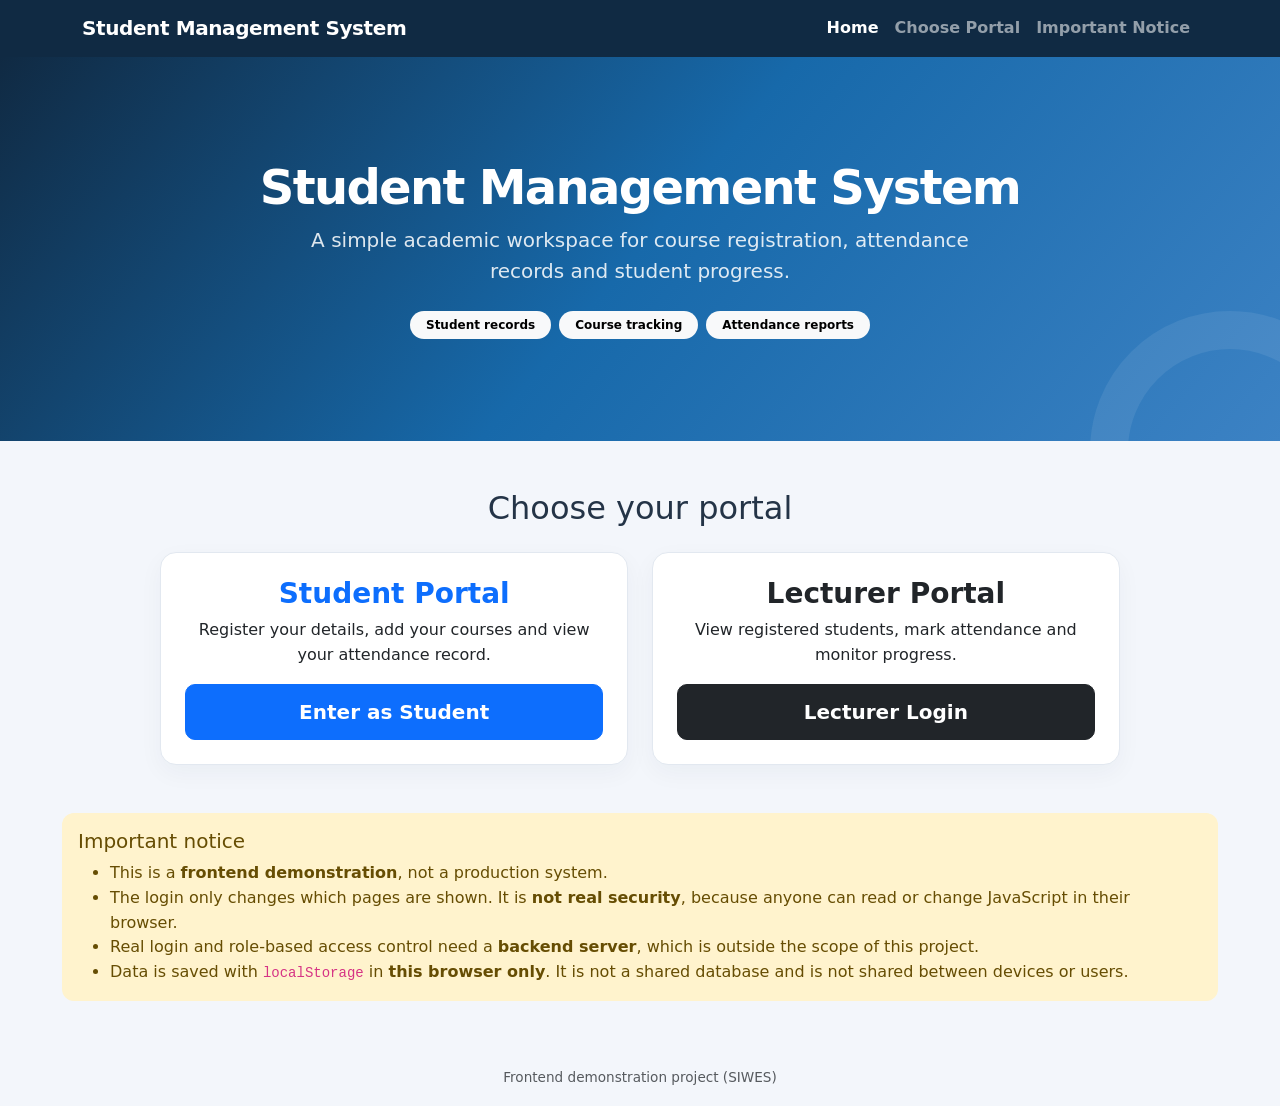
<file: index.html>
<!doctype html>
<html lang="en">
  <head>
    <meta charset="UTF-8" />
    <meta name="viewport" content="width=device-width, initial-scale=1" />
    <title>Student Management System - Welcome</title>

    <link
      href="https://cdn.jsdelivr.net/npm/bootstrap@5.3.3/dist/css/bootstrap.min.css"
      rel="stylesheet"
    />
    <link rel="stylesheet" href="css/style.css" />
  </head>
  <body>
    <!-- Responsive navbar: collapses into a menu button on phones -->
    <nav class="navbar navbar-expand-md navbar-dark bg-primary">
      <div class="container">
        <a class="navbar-brand" href="index.html">Student Management System</a>
        <button
          class="navbar-toggler"
          type="button"
          aria-label="Toggle navigation"
          aria-controls="mainNav"
          aria-expanded="false"
          data-bs-toggle="collapse"
          data-bs-target="#mainNav"
        >
          <span class="navbar-toggler-icon"></span>
        </button>
        <div class="collapse navbar-collapse" id="mainNav">
          <ul class="navbar-nav ms-auto">
            <li class="nav-item">
              <a class="nav-link active" href="index.html">Home</a>
            </li>
            <li class="nav-item">
              <a class="nav-link" href="#roles">Choose Portal</a>
            </li>
            <li class="nav-item">
              <a class="nav-link" href="#notice">Important Notice</a>
            </li>
          </ul>
        </div>
      </div>
    </nav>

    <!-- Hero section with a gradient background (see style.css) -->
    <header class="hero text-white text-center py-5">
      <div class="container">
        <h1 class="display-5 fw-bold">Student Management System</h1>
        <p class="lead mb-0">
          A simple academic workspace for course registration, attendance
          records and student progress.
        </p>
        <div class="d-flex flex-wrap justify-content-center gap-2 mt-4">
          <span class="badge rounded-pill text-bg-light px-3 py-2"
            >Student records</span
          >
          <span class="badge rounded-pill text-bg-light px-3 py-2"
            >Course tracking</span
          >
          <span class="badge rounded-pill text-bg-light px-3 py-2"
            >Attendance reports</span
          >
        </div>
      </div>
    </header>

    <main class="container my-5">
      <!-- Role selection: two columns on medium screens and up, stacked on phones -->
      <section id="roles">
        <h2 class="text-center mb-4">Choose your portal</h2>
        <div class="row g-4 justify-content-center">
          <!-- STUDENT CARD -->
          <div class="col-12 col-md-6 col-lg-5">
            <div class="card role-card h-100 text-center">
              <div class="card-body p-4">
                <h3 class="card-title text-primary">Student Portal</h3>
                <p class="card-text">
                  Register your details, add your courses and view your
                  attendance record.
                </p>
                <button type="button" id="studentEnterBtn" class="btn btn-primary btn-lg w-100">
                Enter as Student
              </button>
              </div>
            </div>
          </div>

          <!-- LECTURER CARD -->
          <div class="col-12 col-md-6 col-lg-5">
            <div class="card role-card h-100 text-center">
              <div class="card-body p-4">
                <h3 class="card-title text-dark">Lecturer Portal</h3>
                <p class="card-text">
                  View registered students, mark attendance and monitor
                  progress.
                </p>

                <!-- This button shows the login form -->
                <button
                  type="button"
                  id="showLecturerLoginBtn"
                  class="btn btn-dark btn-lg w-100"
                >
                  Lecturer Login
                </button>

                <!-- Login form: hidden at first (d-none = display none) -->
                <form id="lecturerLoginForm" class="text-start mt-3 d-none">
                  <div class="alert alert-info py-2">
                    <strong>Demo credentials</strong> (for demonstration
                    only)<br />
                    Username: <code>lecturer</code><br />
                    Password: <code>demo123</code>
                  </div>

                  <div class="mb-3">
                    <label for="lecturerUsername" class="form-label"
                      >Username</label
                    >
                    <input
                      type="text"
                      class="form-control"
                      id="lecturerUsername"
                      autocomplete="username"
                      required
                    />
                  </div>
                  <div class="mb-3">
                    <label for="lecturerPassword" class="form-label"
                      >Password</label
                    >
                    <input
                      type="password"
                      class="form-control"
                      id="lecturerPassword"
                      autocomplete="current-password"
                      required
                    />
                  </div>

                  <!-- Error message appears here when login fails -->
                  <div
                    id="loginMessage"
                    class="text-danger mb-2"
                    role="alert"
                    aria-live="polite"
                  ></div>

                  <button type="submit" class="btn btn-dark w-100">
                    Log in
                  </button>
                </form>
              </div>
            </div>
          </div>
        </div>
      </section>

      <!-- Honest explanation of the limitations -->
      <section id="notice" class="mt-5">
        <div class="alert alert-warning">
          <h4 class="alert-heading h5">Important notice</h4>
          <ul class="mb-0">
            <li>
              This is a <strong>frontend demonstration</strong>, not a
              production system.
            </li>
            <li>
              The login only changes which pages are shown. It is
              <strong>not real security</strong>, because anyone can read or
              change JavaScript in their browser.
            </li>
            <li>
              Real login and role-based access control need a
              <strong>backend server</strong>, which is outside the scope of
              this project.
            </li>
            <li>
              Data is saved with <code>localStorage</code> in
              <strong>this browser only</strong>. It is not a shared database
              and is not shared between devices or users.
            </li>
          </ul>
        </div>
      </section>
    </main>

    <footer class="container text-center text-muted py-3">
      <small>Frontend demonstration project (SIWES)</small>
    </footer>

    <script src="https://cdn.jsdelivr.net/npm/bootstrap@5.3.3/dist/js/bootstrap.bundle.min.js"></script>
    <script src="js/main.js"></script>
  </body>
</html>
</file>
<file: css/style.css>
/* Custom design system for the Student Management System.
   Bootstrap handles the grid and common components; these rules add our own identity. */
:root {
  --sms-navy: #102a43;
  --sms-blue: #1769aa;
  --sms-blue-dark: #0b3b70;
  --sms-page: #f3f6fb;
  --sms-border: #e2e8f0;
  --sms-muted: #61758a;
  --sms-radius: 16px;
}

html { scroll-behavior: smooth; scroll-padding-top: 5rem; }
body {
  background: var(--sms-page);
  color: #243447;
  font-family: system-ui, -apple-system, "Segoe UI", sans-serif;
  line-height: 1.55;
}
.navbar {
  box-shadow: 0 4px 18px rgba(16, 42, 67, .12);
}
.navbar.bg-primary { background-color: var(--sms-navy) !important; }
.navbar.bg-dark { background-color: #172b4d !important; }
.navbar-brand { font-weight: 750; letter-spacing: -.02em; }
.nav-link { font-weight: 550; }
.hero {
  position: relative;
  overflow: hidden;
  background: linear-gradient(130deg, var(--sms-navy), var(--sms-blue), #3c82c4);
  padding-top: clamp(3.5rem, 8vw, 6.5rem) !important;
  padding-bottom: clamp(3.5rem, 8vw, 6.5rem) !important;
}
.hero::after {
  content: "";
  position: absolute;
  width: 280px;
  height: 280px;
  right: -90px;
  bottom: -150px;
  border: 38px solid rgba(255,255,255,.08);
  border-radius: 50%;
  pointer-events: none;
}
.hero .container { position: relative; z-index: 1; }
.hero h1 { letter-spacing: -.035em; }
.hero p { max-width: 680px; margin-inline: auto; color: rgba(255,255,255,.86); }
main.container { max-width: 1180px; }
.card {
  border: 1px solid var(--sms-border);
  border-radius: var(--sms-radius);
  box-shadow: 0 8px 24px rgba(16, 42, 67, .045) !important;
}
.card-body { padding: clamp(1rem, 2.5vw, 1.5rem); }
.role-card { height: 100%; transition: transform .2s ease, box-shadow .2s ease; }
.role-card:hover { transform: translateY(-4px); box-shadow: 0 14px 30px rgba(16, 42, 67, .12) !important; }
.role-card .card-title { font-weight: 750; }
.summary-card { height: 100%; border: 0; border-top: 4px solid var(--sms-blue); }
.summary-card .number { font-size: clamp(1.45rem, 3vw, 2rem); font-weight: 800; color: var(--sms-navy); line-height: 1.25; margin-top: .3rem; }
.btn { min-height: 42px; border-radius: 10px; font-weight: 600; }
.btn-lg { padding: .75rem 1rem; }
.form-control, .form-select { min-height: 44px; border-color: #cbd5e1; border-radius: 10px; }
.form-control:focus, .form-select:focus { border-color: #5b9bd5; box-shadow: 0 0 0 .2rem rgba(23,105,170,.14); }
.form-label { font-weight: 650; color: #344b60; }
.table { --bs-table-bg: transparent; margin-bottom: 0; }
.table thead th { font-size: .82rem; text-transform: uppercase; letter-spacing: .035em; vertical-align: middle; }
.table td, .table th { padding: .85rem .75rem; }
.table td { vertical-align: middle; }
.table-responsive { border-radius: 10px; }
.progress { min-width: 72px; border-radius: 99px; background: #e5edf5; }
.progress-bar { border-radius: 99px; }
.alert { border: 0; border-radius: 12px; }
section[id] { scroll-margin-top: 5rem; }
footer { color: var(--sms-muted) !important; }
footer small { font-size: .85rem; }

@media (max-width: 576px) {
  .hero h1 { font-size: 2rem; }
  .hero p { font-size: 1rem; }
  .table td, .table th { padding: .7rem .6rem; }
  .summary-card .number { font-size: 1.45rem; }
}
@media (prefers-reduced-motion: reduce) {
  html { scroll-behavior: auto; }
  *, *::before, *::after { transition-duration: .01ms !important; animation-duration: .01ms !important; }
}
</file>
